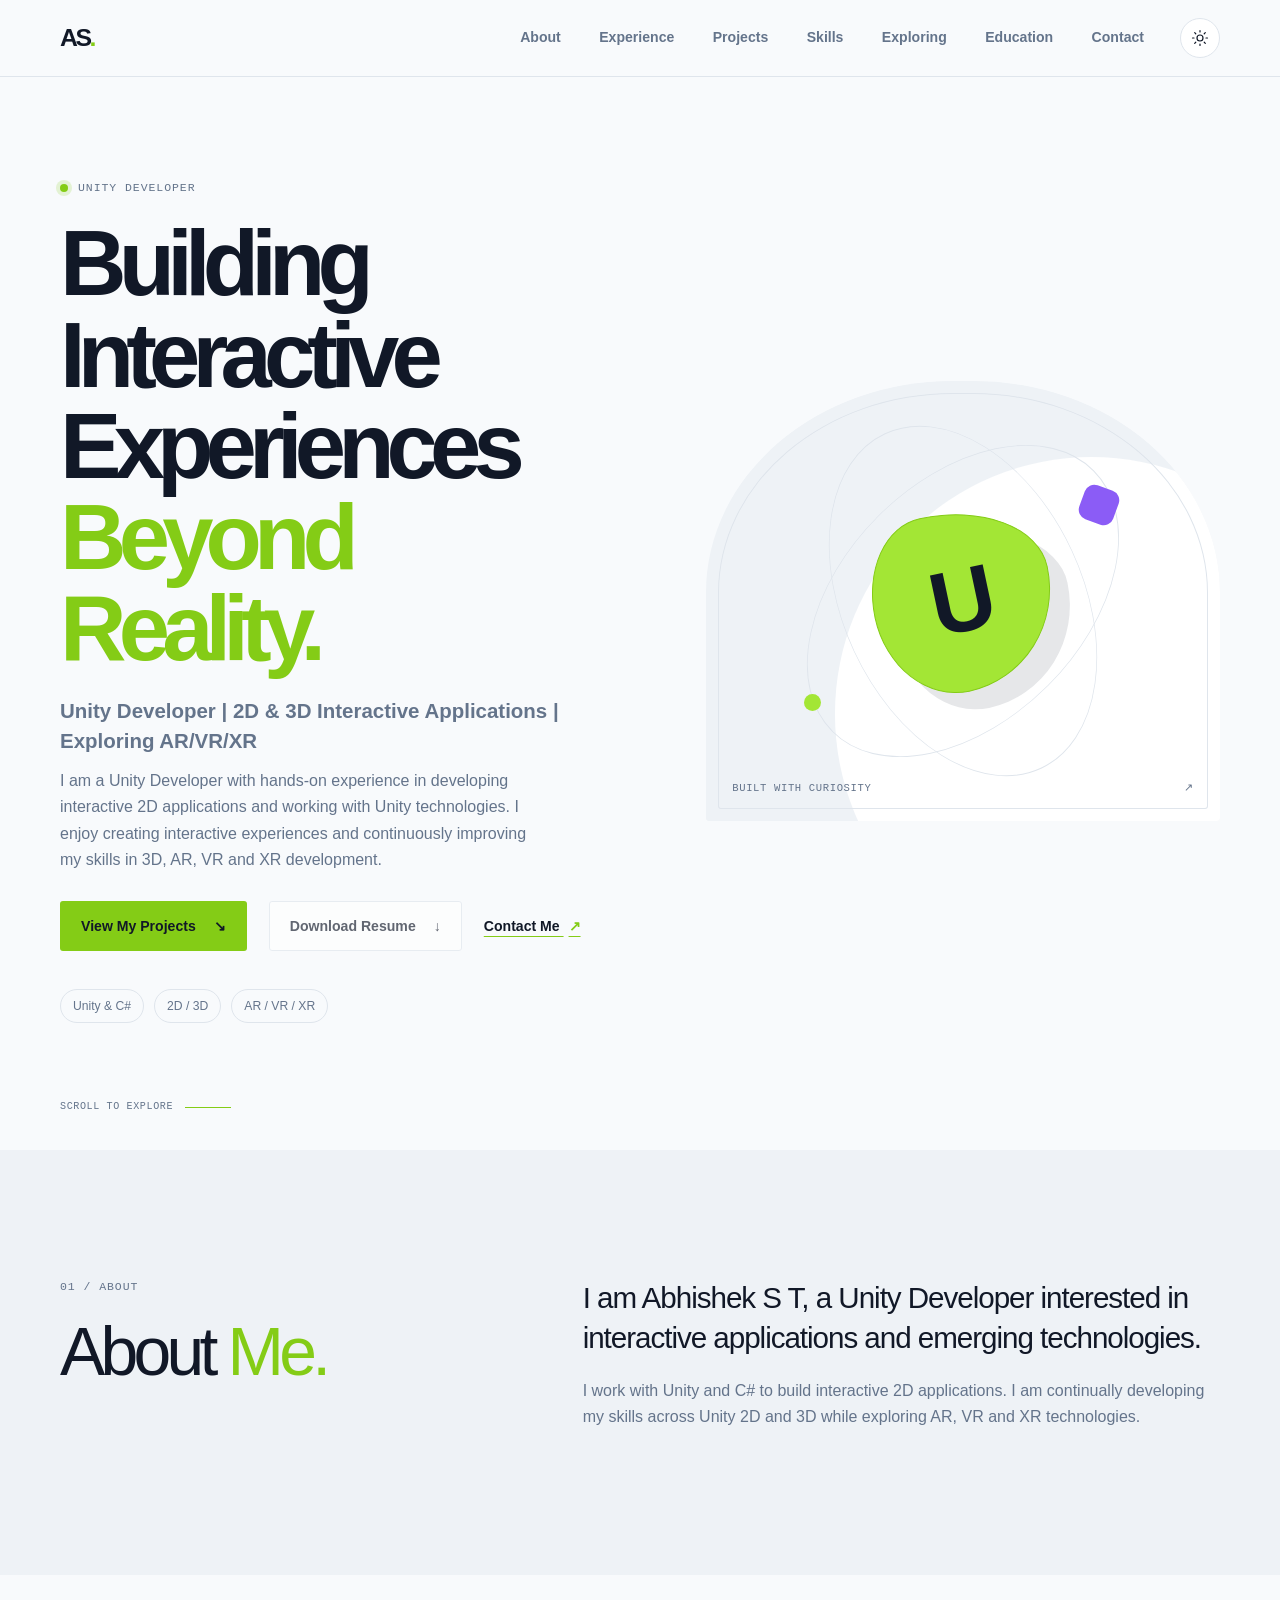
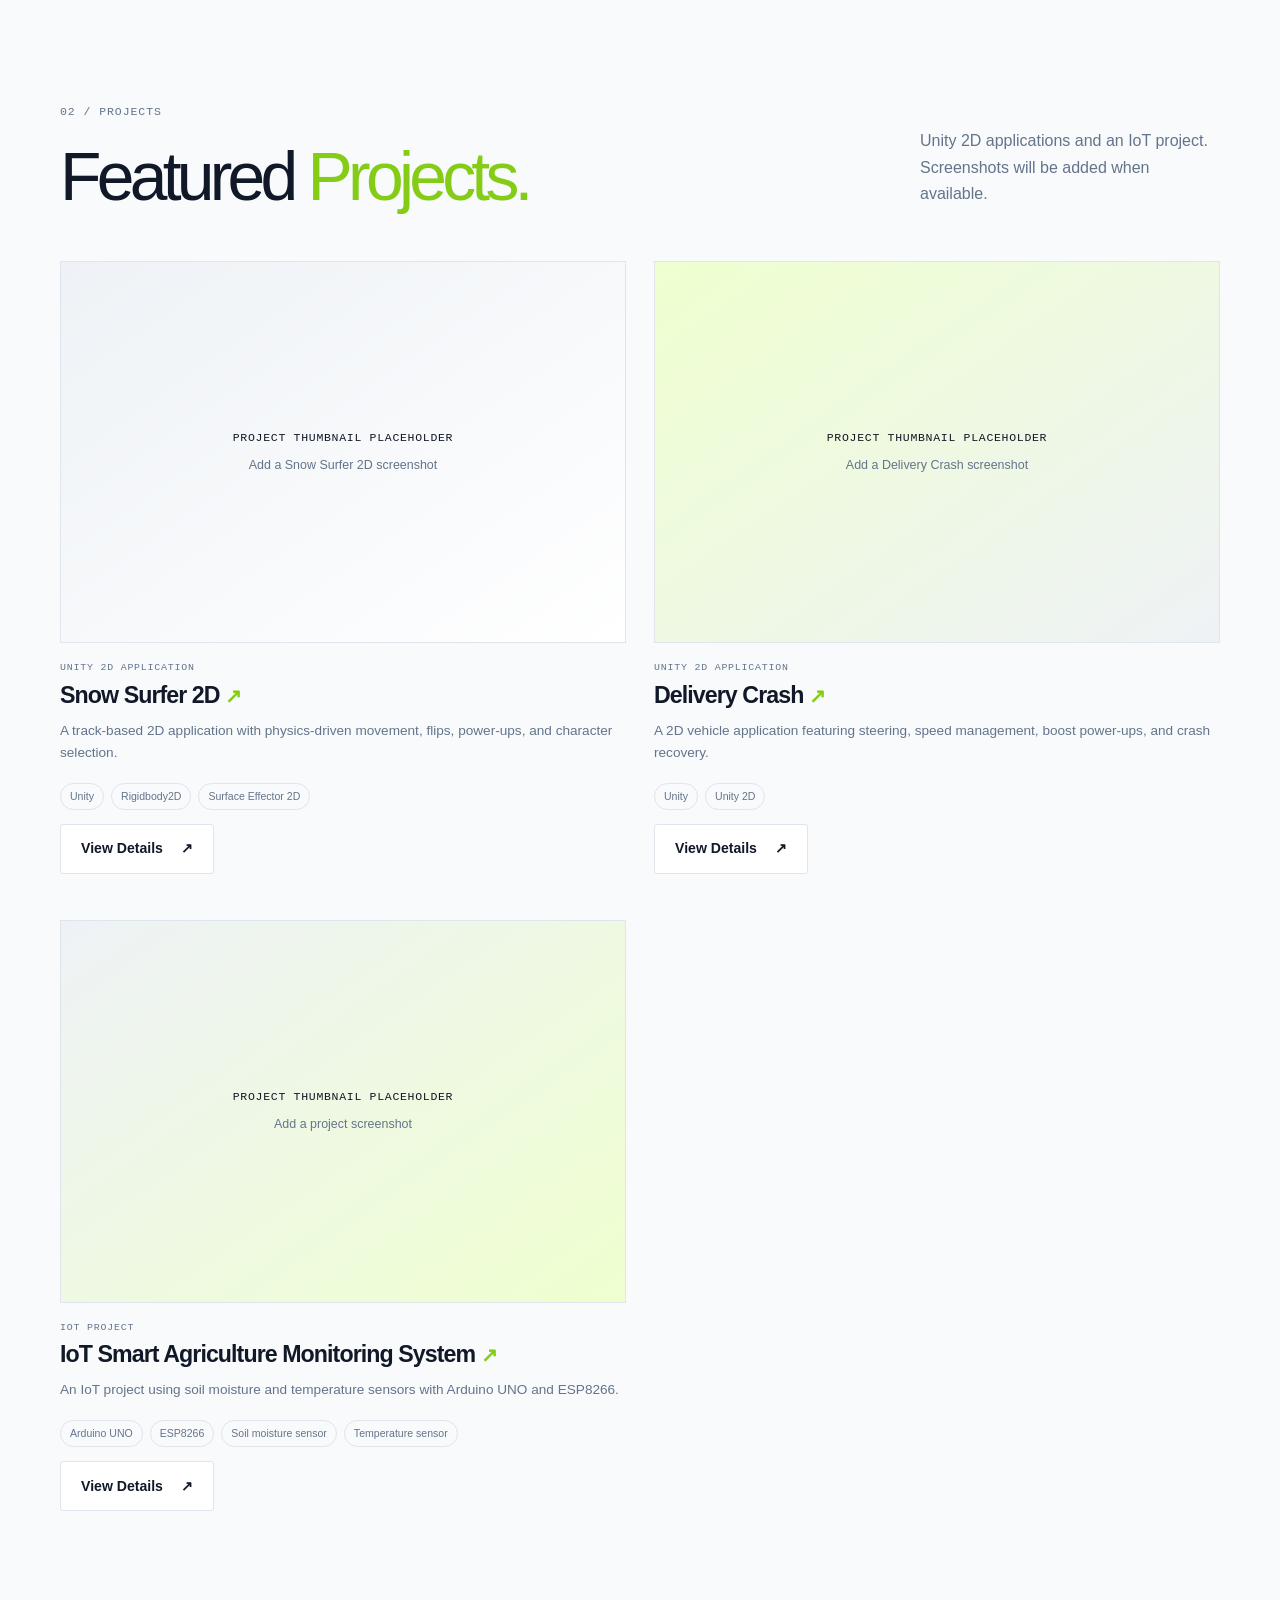
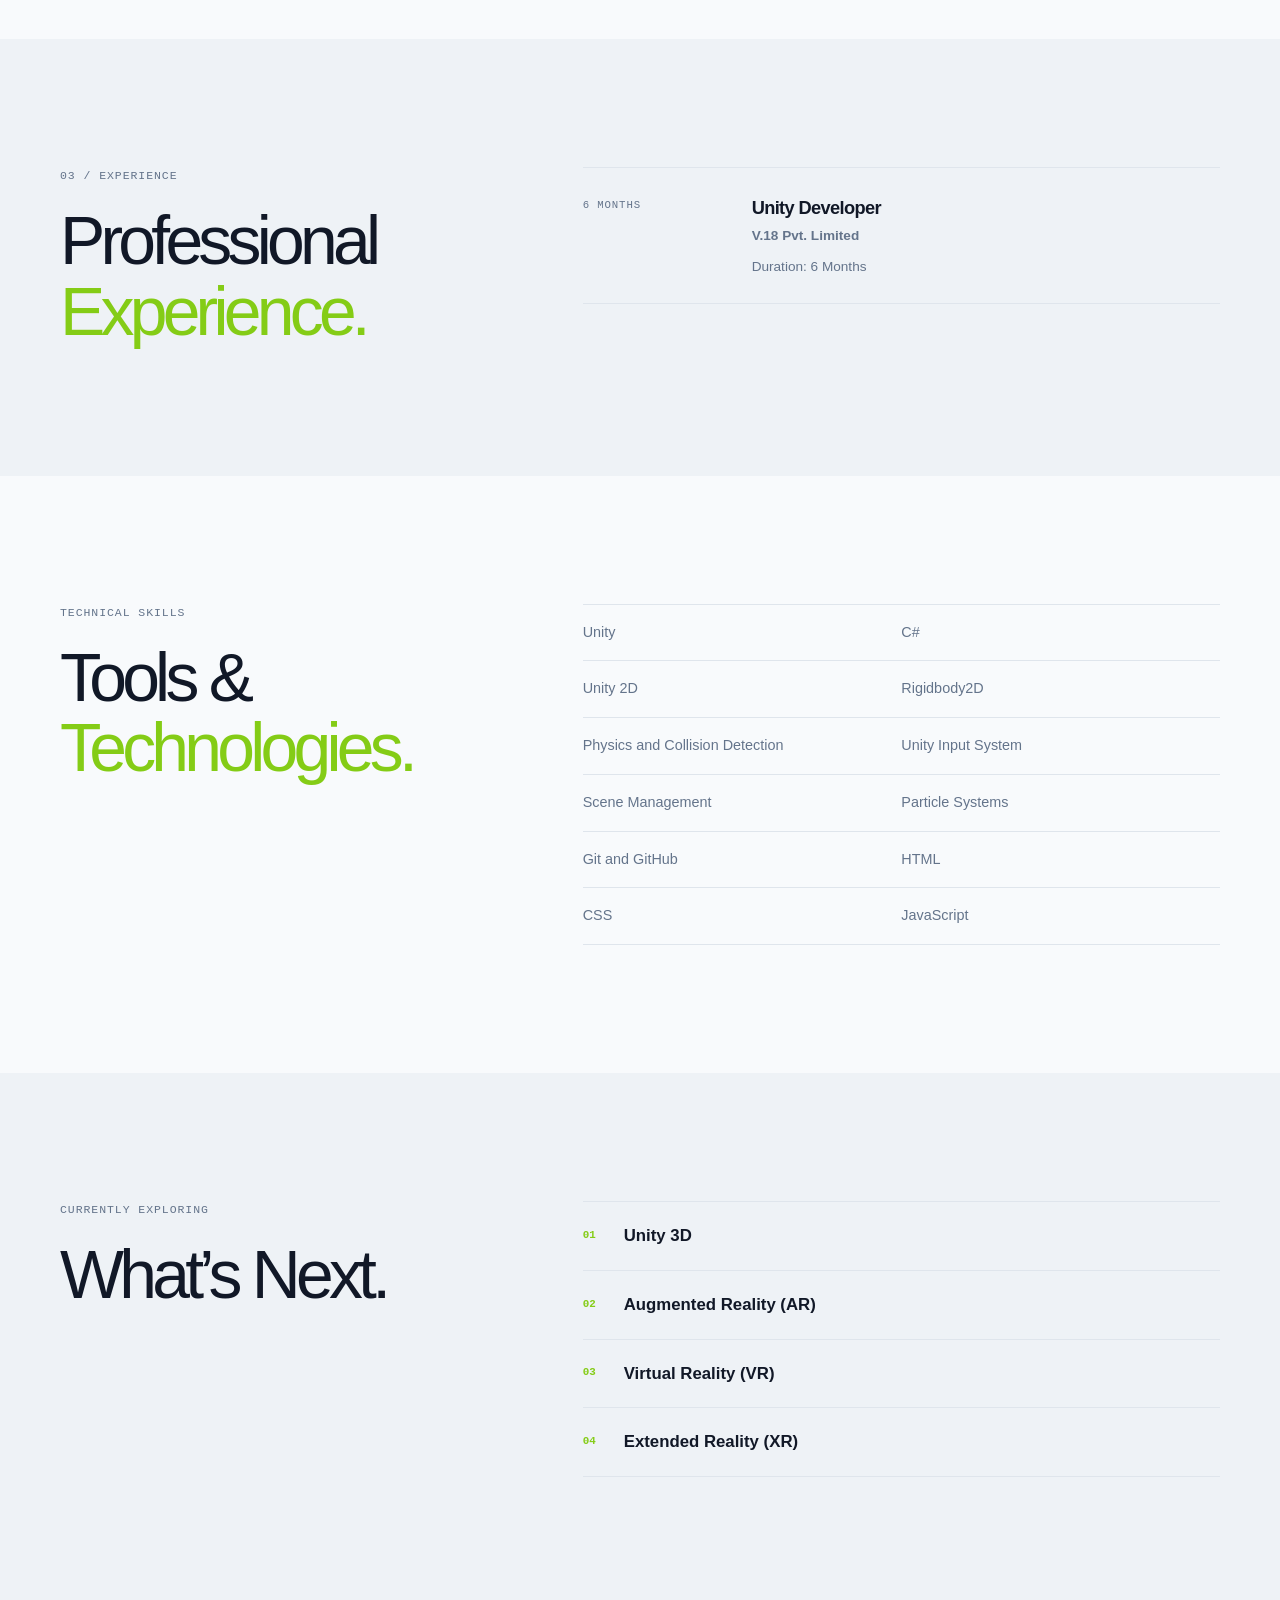
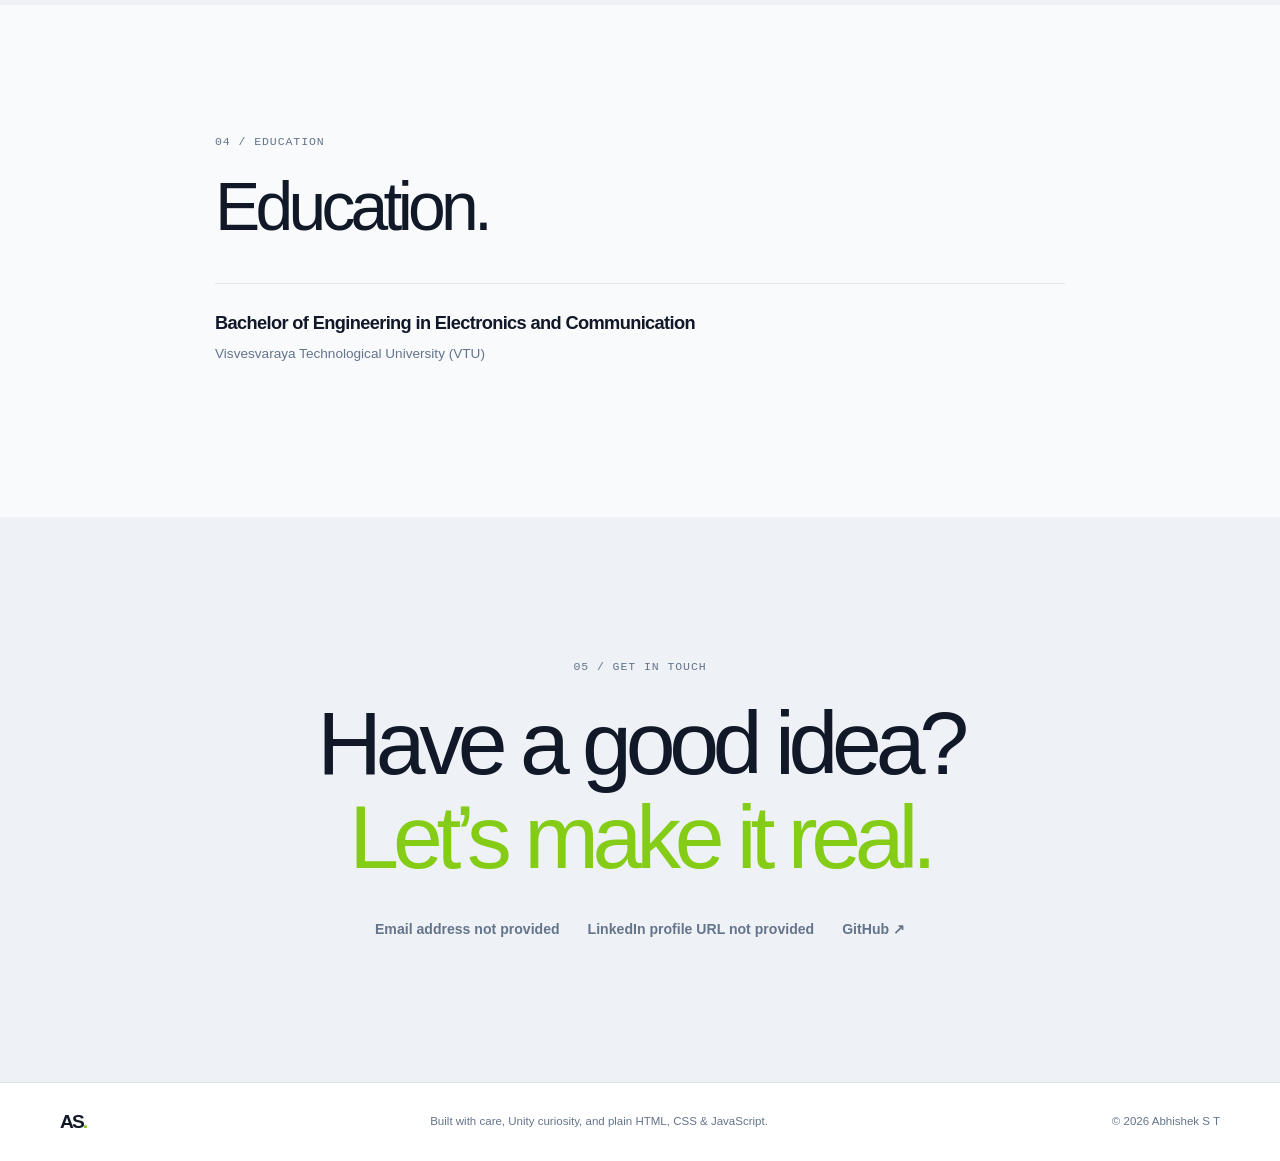
<file: index.html>
<!doctype html>
<html lang="en" class="no-js">
  <head>
    <meta charset="utf-8">
    <meta name="viewport" content="width=device-width, initial-scale=1">
    <meta name="theme-color" content="#f8fafc">
    <meta
      name="description"
      content="Abhishek S T is a Unity developer building 2D and 3D interactive applications and exploring AR, VR, and XR."
    >
    <title>Abhishek S T — Unity Developer</title>
    <link rel="stylesheet" href="css/style.css">
    <script src="js/script.js" defer></script>
  </head>
  <body>
    <a class="skip-link" href="#main">Skip to content</a>

    <header class="site-header">
      <div class="container header-inner">
        <a class="wordmark" href="#home" aria-label="Abhishek S T, home">AS<span>.</span></a>
        <div class="header-actions">
          <nav class="site-nav" id="primary-navigation" aria-label="Main navigation">
            <a href="#about">About</a>
            <a href="#experience">Experience</a>
            <a href="#projects">Projects</a>
            <a href="#skills">Skills</a>
            <a href="#exploring">Exploring</a>
            <a href="#education">Education</a>
            <a href="#contact">Contact</a>
          </nav>
          <button class="theme-toggle" type="button" aria-label="Switch to dark theme" title="Switch to dark theme">
            <svg class="theme-icon theme-icon-sun" viewBox="0 0 24 24" aria-hidden="true">
              <circle cx="12" cy="12" r="4"></circle>
              <path d="M12 2v2m0 16v2M4.93 4.93l1.42 1.42m11.3 11.3 1.42 1.42M2 12h2m16 0h2M4.93 19.07l1.42-1.42m11.3-11.3 1.42-1.42"></path>
            </svg>
            <svg class="theme-icon theme-icon-moon" viewBox="0 0 24 24" aria-hidden="true">
              <path d="M20.2 15.1A8.4 8.4 0 0 1 8.9 3.8 8.5 8.5 0 1 0 20.2 15.1Z"></path>
            </svg>
            <span class="visually-hidden">Toggle color theme</span>
          </button>
          <button
            class="menu-toggle"
            type="button"
            aria-expanded="false"
            aria-controls="primary-navigation"
          >
            <span class="menu-toggle-label">Menu</span>
            <span class="menu-toggle-icon" aria-hidden="true"></span>
          </button>
        </div>
      </div>
    </header>

    <main id="main">
      <section class="hero section" id="home" aria-labelledby="hero-title">
        <div class="container hero-grid">
          <div class="hero-copy">
            <p class="eyebrow"><span class="status-dot"></span> Unity Developer</p>
            <h1 id="hero-title">Building Interactive Experiences <span>Beyond Reality.</span></h1>
            <p class="hero-intro">
              Unity Developer | 2D &amp; 3D Interactive Applications | Exploring AR/VR/XR
            </p>
            <p class="hero-description">
              I am a Unity Developer with hands-on experience in developing interactive 2D applications
              and working with Unity technologies. I enjoy creating interactive experiences and continuously
              improving my skills in 3D, AR, VR and XR development.
            </p>
            <div class="hero-actions">
              <a class="button button-primary" href="#projects">View My Projects <span aria-hidden="true">↘</span></a>
              <button class="button button-secondary" type="button" disabled title="Add your actual resume file to the assets folder to enable this download">Download Resume <span aria-hidden="true">↓</span></button>
              <a class="text-link" href="#contact">Contact Me <span aria-hidden="true">↗</span></a>
            </div>
            <ul class="hero-meta" aria-label="Areas of interest">
              <li>Unity &amp; C#</li>
              <li>2D / 3D</li>
              <li>AR / VR / XR</li>
            </ul>
          </div>

          <div class="hero-art" aria-hidden="true">
            <div class="orbit orbit-one"></div>
            <div class="orbit orbit-two"></div>
            <div class="hero-shape shape-main"><span>U</span></div>
            <div class="hero-shape shape-small"></div>
            <div class="hero-shape shape-dot"></div>
            <div class="art-caption"><span>Built with curiosity</span><span>↗</span></div>
            <div class="art-index">01 — 04</div>
          </div>
        </div>
        <div class="hero-bottom container">
          <span>Scroll to explore</span>
          <span class="scroll-line" aria-hidden="true"></span>
        </div>
      </section>

      <section class="section about-section" id="about" aria-labelledby="about-title">
        <div class="container section-grid">
          <div class="section-heading">
            <p class="eyebrow">01 / About</p>
            <h2 id="about-title">About <span>Me.</span></h2>
          </div>
          <div class="about-content">
            <p class="lead">
              I am Abhishek S T, a Unity Developer interested in interactive applications and emerging technologies.
            </p>
            <p>
              I work with Unity and C# to build interactive 2D applications. I am continually developing
              my skills across Unity 2D and 3D while exploring AR, VR and XR technologies.
            </p>
          </div>
        </div>
      </section>

      <section class="section projects-section" id="projects" aria-labelledby="projects-title">
        <div class="container">
          <div class="section-topline">
            <div class="section-heading">
              <p class="eyebrow">02 / Projects</p>
              <h2 id="projects-title">Featured <span>Projects.</span></h2>
            </div>
            <p class="section-note">Unity 2D applications and an IoT project. Screenshots will be added when available.</p>
          </div>

          <div class="project-grid">
            <article class="project-card">
              <a class="project-thumbnail-placeholder thumbnail-snow" href="projects/snow-surfer.html" aria-label="View Snow Surfer 2D details; project thumbnail not provided">
                <span class="thumbnail-placeholder-label">Project thumbnail placeholder</span>
                <span class="thumbnail-placeholder-note">Add a Snow Surfer 2D screenshot</span>
              </a>
              <div class="project-info">
                <div>
                  <p class="project-type">Unity 2D Application</p>
                  <h3><a href="projects/snow-surfer.html">Snow Surfer 2D <span aria-hidden="true">↗</span></a></h3>
                </div>
                <p>A track-based 2D application with physics-driven movement, flips, power-ups, and character selection.</p>
                <ul class="project-tags" aria-label="Technologies used">
                  <li>Unity</li><li>Rigidbody2D</li><li>Surface Effector 2D</li>
                </ul>
                <a class="button button-secondary project-details-button" href="projects/snow-surfer.html">View Details <span aria-hidden="true">↗</span></a>
              </div>
            </article>

            <article class="project-card">
              <a class="project-thumbnail-placeholder thumbnail-delivery" href="projects/delivery-crash.html" aria-label="View Delivery Crash details; project thumbnail not provided">
                <span class="thumbnail-placeholder-label">Project thumbnail placeholder</span>
                <span class="thumbnail-placeholder-note">Add a Delivery Crash screenshot</span>
              </a>
              <div class="project-info">
                <div>
                  <p class="project-type">Unity 2D Application</p>
                  <h3><a href="projects/delivery-crash.html">Delivery Crash <span aria-hidden="true">↗</span></a></h3>
                </div>
                <p>A 2D vehicle application featuring steering, speed management, boost power-ups, and crash recovery.</p>
                <ul class="project-tags" aria-label="Technologies used">
                  <li>Unity</li><li>Unity 2D</li>
                </ul>
                <a class="button button-secondary project-details-button" href="projects/delivery-crash.html">View Details <span aria-hidden="true">↗</span></a>
              </div>
            </article>

            <article class="project-card">
              <a class="project-thumbnail-placeholder thumbnail-agriculture" href="projects/smart-agriculture.html" aria-label="View IoT Smart Agriculture Monitoring System details; project thumbnail not provided">
                <span class="thumbnail-placeholder-label">Project thumbnail placeholder</span>
                <span class="thumbnail-placeholder-note">Add a project screenshot</span>
              </a>
              <div class="project-info">
                <div>
                  <p class="project-type">IoT Project</p>
                  <h3><a href="projects/smart-agriculture.html">IoT Smart Agriculture Monitoring System <span aria-hidden="true">↗</span></a></h3>
                </div>
                <p>An IoT project using soil moisture and temperature sensors with Arduino UNO and ESP8266.</p>
                <ul class="project-tags" aria-label="Technologies used">
                  <li>Arduino UNO</li><li>ESP8266</li><li>Soil moisture sensor</li><li>Temperature sensor</li>
                </ul>
                <a class="button button-secondary project-details-button" href="projects/smart-agriculture.html">View Details <span aria-hidden="true">↗</span></a>
              </div>
            </article>
          </div>
        </div>
      </section>

      <section class="section experience-section" id="experience" aria-labelledby="experience-title">
        <div class="container section-grid">
          <div class="section-heading">
            <p class="eyebrow">03 / Experience</p>
            <h2 id="experience-title">Professional <span>Experience.</span></h2>
          </div>
          <div class="timeline">
            <article class="timeline-item featured">
              <div class="timeline-date">6 Months</div>
              <div class="timeline-body">
                <h3>Unity Developer</h3>
                <p class="timeline-org">V.18 Pvt. Limited</p>
                <p>Duration: 6 Months</p>
              </div>
            </article>
          </div>
        </div>
      </section>

      <section class="section skills-section" id="skills" aria-labelledby="skills-title">
        <div class="container skills-grid">
          <div class="section-heading">
            <p class="eyebrow">Technical Skills</p>
            <h2 id="skills-title">Tools &amp; <span>Technologies.</span></h2>
          </div>
          <ul class="technical-skills" aria-label="Technical skills">
            <li>Unity</li>
            <li>C#</li>
            <li>Unity 2D</li>
            <li>Rigidbody2D</li>
            <li>Physics and Collision Detection</li>
            <li>Unity Input System</li>
            <li>Scene Management</li>
            <li>Particle Systems</li>
            <li>Git and GitHub</li>
            <li>HTML</li>
            <li>CSS</li>
            <li>JavaScript</li>
          </ul>
        </div>
      </section>

      <section class="section exploring-section" id="exploring" aria-labelledby="exploring-title">
        <div class="container section-grid">
          <div class="section-heading">
            <p class="eyebrow">Currently Exploring</p>
            <h2 id="exploring-title">What’s Next.</h2>
          </div>
          <ul class="exploring-list">
            <li><span>01</span> Unity 3D</li>
            <li><span>02</span> Augmented Reality (AR)</li>
            <li><span>03</span> Virtual Reality (VR)</li>
            <li><span>04</span> Extended Reality (XR)</li>
          </ul>
        </div>
      </section>

      <section class="section education-section" id="education" aria-labelledby="education-title">
        <div class="container education-inner">
          <div class="section-heading">
            <p class="eyebrow">04 / Education</p>
            <h2 id="education-title">Education.</h2>
          </div>
          <div class="education-card">
            <div>
              <h3>Bachelor of Engineering in Electronics and Communication</h3>
              <p>Visvesvaraya Technological University (VTU)</p>
            </div>
          </div>
        </div>
      </section>

      <section class="section contact-section" id="contact" aria-labelledby="contact-title">
        <div class="container contact-inner">
          <p class="eyebrow">05 / Get in touch</p>
          <h2 id="contact-title">Have a good idea?<br><span>Let’s make it real.</span></h2>
          <div class="contact-links">
            <span class="contact-placeholder" title="Email address not provided">Email address not provided</span>
            <span class="contact-placeholder" title="LinkedIn profile URL not provided">LinkedIn profile URL not provided</span>
            <a href="https://github.com/Abhishekst3105" target="_blank" rel="noopener noreferrer">GitHub <span class="visually-hidden">(opens in a new tab)</span> ↗</a>
          </div>
        </div>
      </section>
    </main>

    <footer class="site-footer">
      <div class="container footer-inner">
        <a class="wordmark footer-wordmark" href="#home" aria-label="Back to top">AS<span>.</span></a>
        <p>Built with care, Unity curiosity, and plain HTML, CSS &amp; JavaScript.</p>
        <p>© <span id="current-year">2026</span> Abhishek S T</p>
      </div>
    </footer>
  </body>
</html>
</file>
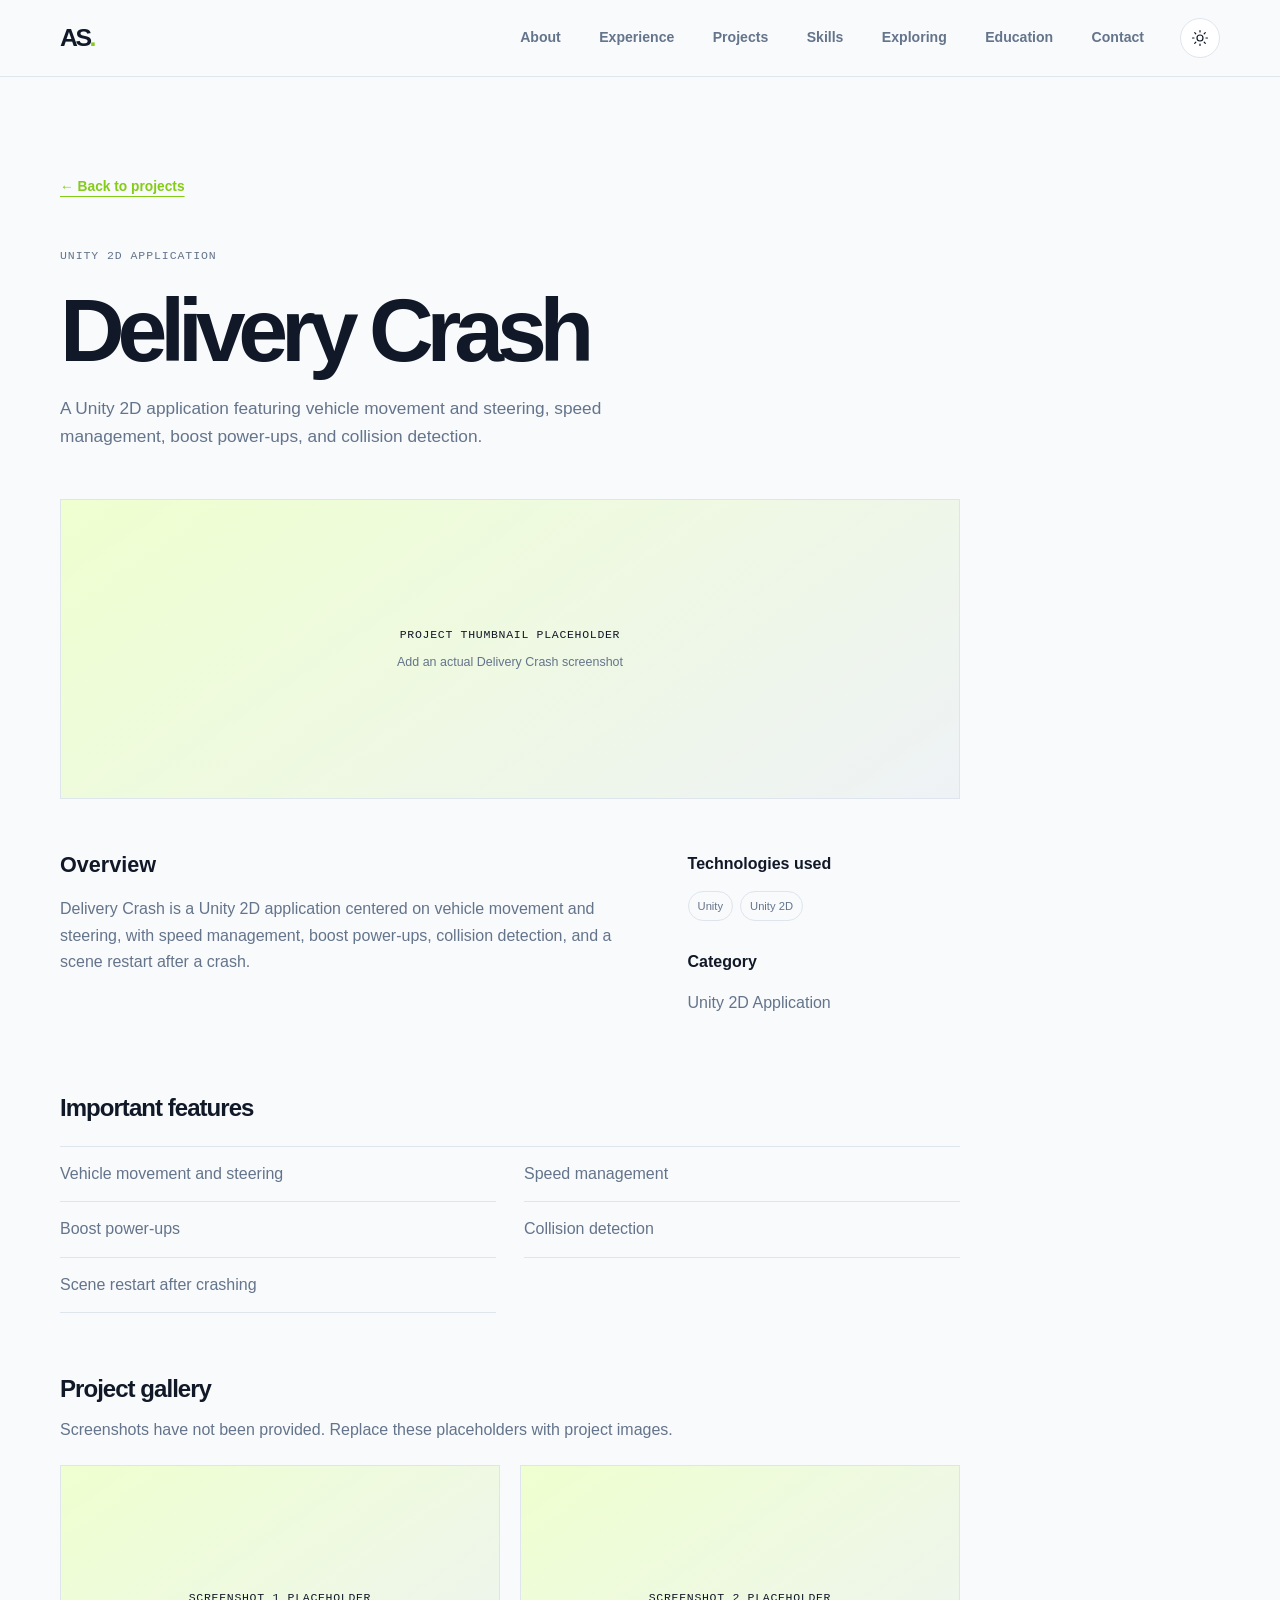
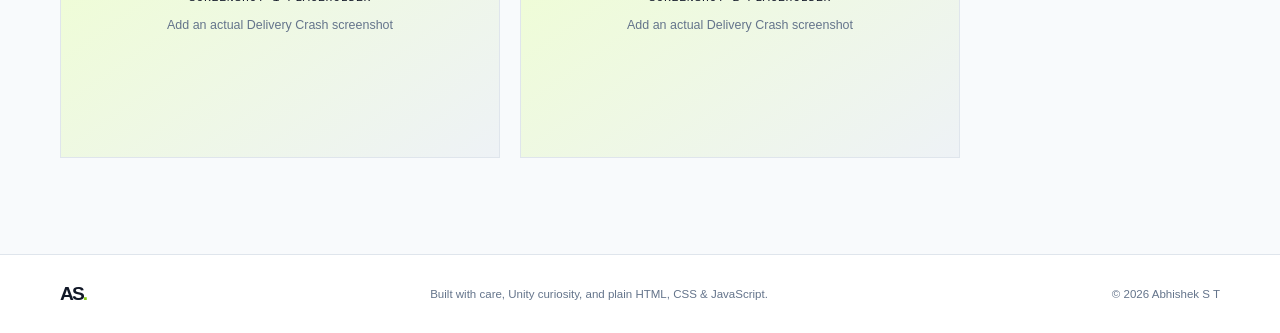
<file: projects/delivery-crash.html>
<!doctype html>
<html lang="en" class="no-js">
  <head>
    <meta charset="utf-8">
    <meta name="viewport" content="width=device-width, initial-scale=1">
    <meta name="theme-color" content="#f8fafc">
    <meta name="description" content="Delivery Crash is a Unity 2D application by Abhishek S T.">
    <title>Delivery Crash — Abhishek S T</title>
    <link rel="stylesheet" href="../css/style.css">
    <script src="../js/script.js" defer></script>
  </head>
  <body>
    <a class="skip-link" href="#main">Skip to content</a>
    <header class="site-header">
      <div class="container header-inner">
        <a class="wordmark" href="../index.html" aria-label="Abhishek S T, home">AS<span>.</span></a>
        <div class="header-actions">
          <nav class="site-nav" id="primary-navigation" aria-label="Main navigation">
            <a href="../index.html#about">About</a>
            <a href="../index.html#experience">Experience</a>
            <a href="../index.html#projects">Projects</a>
            <a href="../index.html#skills">Skills</a>
            <a href="../index.html#exploring">Exploring</a>
            <a href="../index.html#education">Education</a>
            <a href="../index.html#contact">Contact</a>
          </nav>
          <button class="theme-toggle" type="button" aria-label="Switch to dark theme" title="Switch to dark theme">
            <svg class="theme-icon theme-icon-sun" viewBox="0 0 24 24" aria-hidden="true">
              <circle cx="12" cy="12" r="4"></circle>
              <path d="M12 2v2m0 16v2M4.93 4.93l1.42 1.42m11.3 11.3 1.42 1.42M2 12h2m16 0h2M4.93 19.07l1.42-1.42m11.3-11.3 1.42-1.42"></path>
            </svg>
            <svg class="theme-icon theme-icon-moon" viewBox="0 0 24 24" aria-hidden="true">
              <path d="M20.2 15.1A8.4 8.4 0 0 1 8.9 3.8 8.5 8.5 0 1 0 20.2 15.1Z"></path>
            </svg>
            <span class="visually-hidden">Toggle color theme</span>
          </button>
          <button class="menu-toggle" type="button" aria-expanded="false" aria-controls="primary-navigation">
            <span class="menu-toggle-label">Menu</span>
            <span class="menu-toggle-icon" aria-hidden="true"></span>
          </button>
        </div>
      </div>
    </header>
    <main id="main" class="project-page container">
      <a class="project-page-back" href="../index.html#projects">← Back to projects</a>
      <header class="project-page-header">
        <p class="eyebrow">Unity 2D Application</p>
        <h1>Delivery Crash</h1>
        <p>A Unity 2D application featuring vehicle movement and steering, speed management, boost power-ups, and collision detection.</p>
      </header>
      <div class="project-media-placeholder project-thumbnail-detail thumbnail-delivery">
        <span class="thumbnail-placeholder-label">Project thumbnail placeholder</span>
        <span class="thumbnail-placeholder-note">Add an actual Delivery Crash screenshot</span>
      </div>
      <div class="project-page-content">
        <section>
          <h2>Overview</h2>
          <p>Delivery Crash is a Unity 2D application centered on vehicle movement and steering, with speed management, boost power-ups, collision detection, and a scene restart after a crash.</p>
        </section>
        <aside class="project-page-meta" aria-label="Project details">
          <h2>Technologies used</h2>
          <ul class="tag-list">
            <li>Unity</li><li>Unity 2D</li>
          </ul>
          <h2>Category</h2>
          <p>Unity 2D Application</p>
        </aside>
      </div>
      <section class="project-page-section" aria-labelledby="project-features-title">
        <h2 id="project-features-title">Important features</h2>
        <ul class="project-feature-list">
          <li>Vehicle movement and steering</li>
          <li>Speed management</li>
          <li>Boost power-ups</li>
          <li>Collision detection</li>
          <li>Scene restart after crashing</li>
        </ul>
      </section>
      <section class="project-gallery-section" aria-labelledby="project-gallery-title">
        <div class="project-gallery-heading">
          <h2 id="project-gallery-title">Project gallery</h2>
          <p>Screenshots have not been provided. Replace these placeholders with project images.</p>
        </div>
        <div class="project-gallery">
          <div class="project-media-placeholder project-gallery-placeholder thumbnail-delivery">
            <span class="thumbnail-placeholder-label">Screenshot 1 placeholder</span>
            <span class="thumbnail-placeholder-note">Add an actual Delivery Crash screenshot</span>
          </div>
          <div class="project-media-placeholder project-gallery-placeholder thumbnail-delivery">
            <span class="thumbnail-placeholder-label">Screenshot 2 placeholder</span>
            <span class="thumbnail-placeholder-note">Add an actual Delivery Crash screenshot</span>
          </div>
        </div>
      </section>
    </main>
    <footer class="site-footer">
      <div class="container footer-inner">
        <a class="wordmark footer-wordmark" href="../index.html" aria-label="Abhishek S T, home">AS<span>.</span></a>
        <p>Built with care, Unity curiosity, and plain HTML, CSS &amp; JavaScript.</p>
        <p>© <span id="current-year">2026</span> Abhishek S T</p>
      </div>
    </footer>
  </body>
</html>
</file>
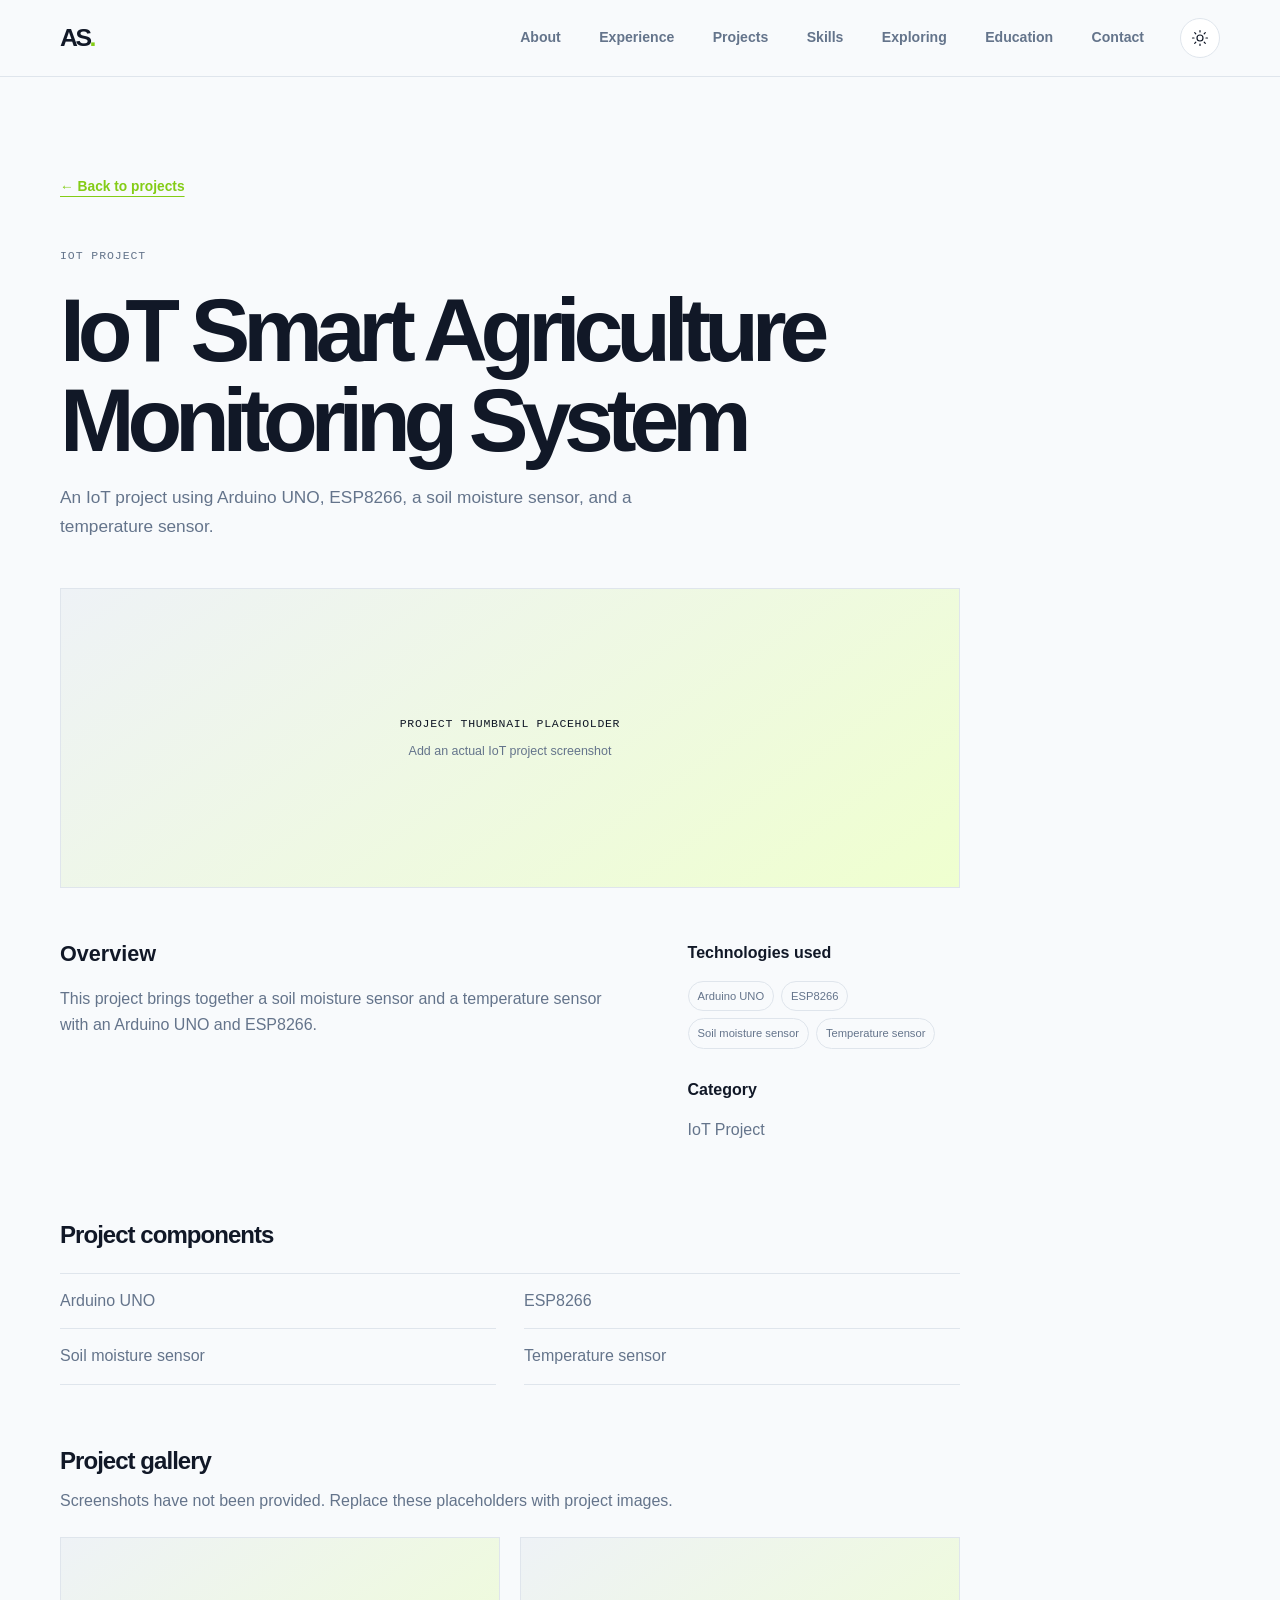
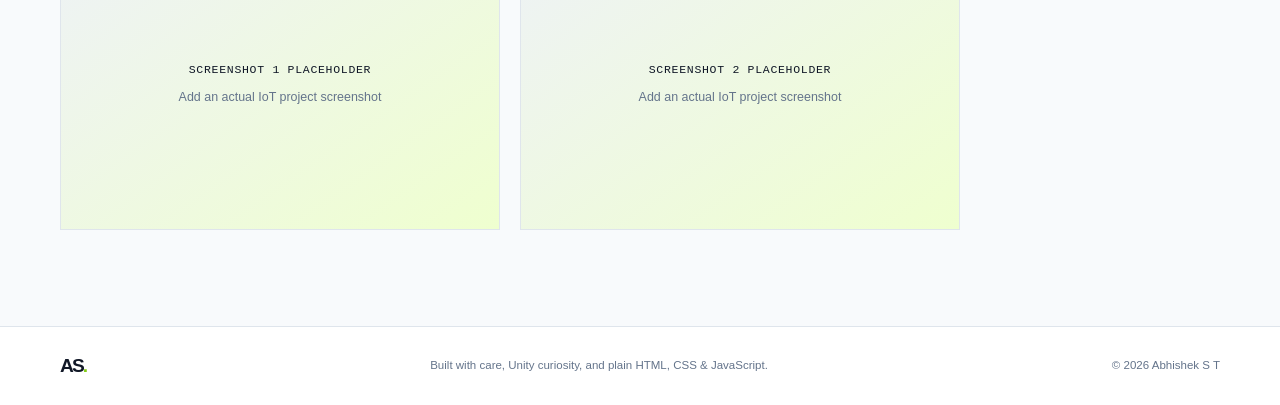
<file: projects/smart-agriculture.html>
<!doctype html>
<html lang="en" class="no-js">
  <head>
    <meta charset="utf-8">
    <meta name="viewport" content="width=device-width, initial-scale=1">
    <meta name="theme-color" content="#f8fafc">
    <meta name="description" content="An IoT Smart Agriculture Monitoring System project by Abhishek S T.">
    <title>IoT Smart Agriculture Monitoring System — Abhishek S T</title>
    <link rel="stylesheet" href="../css/style.css">
    <script src="../js/script.js" defer></script>
  </head>
  <body>
    <a class="skip-link" href="#main">Skip to content</a>
    <header class="site-header">
      <div class="container header-inner">
        <a class="wordmark" href="../index.html" aria-label="Abhishek S T, home">AS<span>.</span></a>
        <div class="header-actions">
          <nav class="site-nav" id="primary-navigation" aria-label="Main navigation">
            <a href="../index.html#about">About</a>
            <a href="../index.html#experience">Experience</a>
            <a href="../index.html#projects">Projects</a>
            <a href="../index.html#skills">Skills</a>
            <a href="../index.html#exploring">Exploring</a>
            <a href="../index.html#education">Education</a>
            <a href="../index.html#contact">Contact</a>
          </nav>
          <button class="theme-toggle" type="button" aria-label="Switch to dark theme" title="Switch to dark theme">
            <svg class="theme-icon theme-icon-sun" viewBox="0 0 24 24" aria-hidden="true">
              <circle cx="12" cy="12" r="4"></circle>
              <path d="M12 2v2m0 16v2M4.93 4.93l1.42 1.42m11.3 11.3 1.42 1.42M2 12h2m16 0h2M4.93 19.07l1.42-1.42m11.3-11.3 1.42-1.42"></path>
            </svg>
            <svg class="theme-icon theme-icon-moon" viewBox="0 0 24 24" aria-hidden="true">
              <path d="M20.2 15.1A8.4 8.4 0 0 1 8.9 3.8 8.5 8.5 0 1 0 20.2 15.1Z"></path>
            </svg>
            <span class="visually-hidden">Toggle color theme</span>
          </button>
          <button class="menu-toggle" type="button" aria-expanded="false" aria-controls="primary-navigation">
            <span class="menu-toggle-label">Menu</span>
            <span class="menu-toggle-icon" aria-hidden="true"></span>
          </button>
        </div>
      </div>
    </header>
    <main id="main" class="project-page container">
      <a class="project-page-back" href="../index.html#projects">← Back to projects</a>
      <header class="project-page-header">
        <p class="eyebrow">IoT Project</p>
        <h1>IoT Smart Agriculture Monitoring System</h1>
        <p>An IoT project using Arduino UNO, ESP8266, a soil moisture sensor, and a temperature sensor.</p>
      </header>
      <div class="project-media-placeholder project-thumbnail-detail thumbnail-agriculture">
        <span class="thumbnail-placeholder-label">Project thumbnail placeholder</span>
        <span class="thumbnail-placeholder-note">Add an actual IoT project screenshot</span>
      </div>
      <div class="project-page-content">
        <section>
          <h2>Overview</h2>
          <p>This project brings together a soil moisture sensor and a temperature sensor with an Arduino UNO and ESP8266.</p>
        </section>
        <aside class="project-page-meta" aria-label="Project details">
          <h2>Technologies used</h2>
          <ul class="tag-list">
            <li>Arduino UNO</li><li>ESP8266</li><li>Soil moisture sensor</li><li>Temperature sensor</li>
          </ul>
          <h2>Category</h2>
          <p>IoT Project</p>
        </aside>
      </div>
      <section class="project-page-section" aria-labelledby="project-features-title">
        <h2 id="project-features-title">Project components</h2>
        <ul class="project-feature-list">
          <li>Arduino UNO</li>
          <li>ESP8266</li>
          <li>Soil moisture sensor</li>
          <li>Temperature sensor</li>
        </ul>
      </section>
      <section class="project-gallery-section" aria-labelledby="project-gallery-title">
        <div class="project-gallery-heading">
          <h2 id="project-gallery-title">Project gallery</h2>
          <p>Screenshots have not been provided. Replace these placeholders with project images.</p>
        </div>
        <div class="project-gallery">
          <div class="project-media-placeholder project-gallery-placeholder thumbnail-agriculture">
            <span class="thumbnail-placeholder-label">Screenshot 1 placeholder</span>
            <span class="thumbnail-placeholder-note">Add an actual IoT project screenshot</span>
          </div>
          <div class="project-media-placeholder project-gallery-placeholder thumbnail-agriculture">
            <span class="thumbnail-placeholder-label">Screenshot 2 placeholder</span>
            <span class="thumbnail-placeholder-note">Add an actual IoT project screenshot</span>
          </div>
        </div>
      </section>
    </main>
    <footer class="site-footer">
      <div class="container footer-inner">
        <a class="wordmark footer-wordmark" href="../index.html" aria-label="Abhishek S T, home">AS<span>.</span></a>
        <p>Built with care, Unity curiosity, and plain HTML, CSS &amp; JavaScript.</p>
        <p>© <span id="current-year">2026</span> Abhishek S T</p>
      </div>
    </footer>
  </body>
</html>
</file>
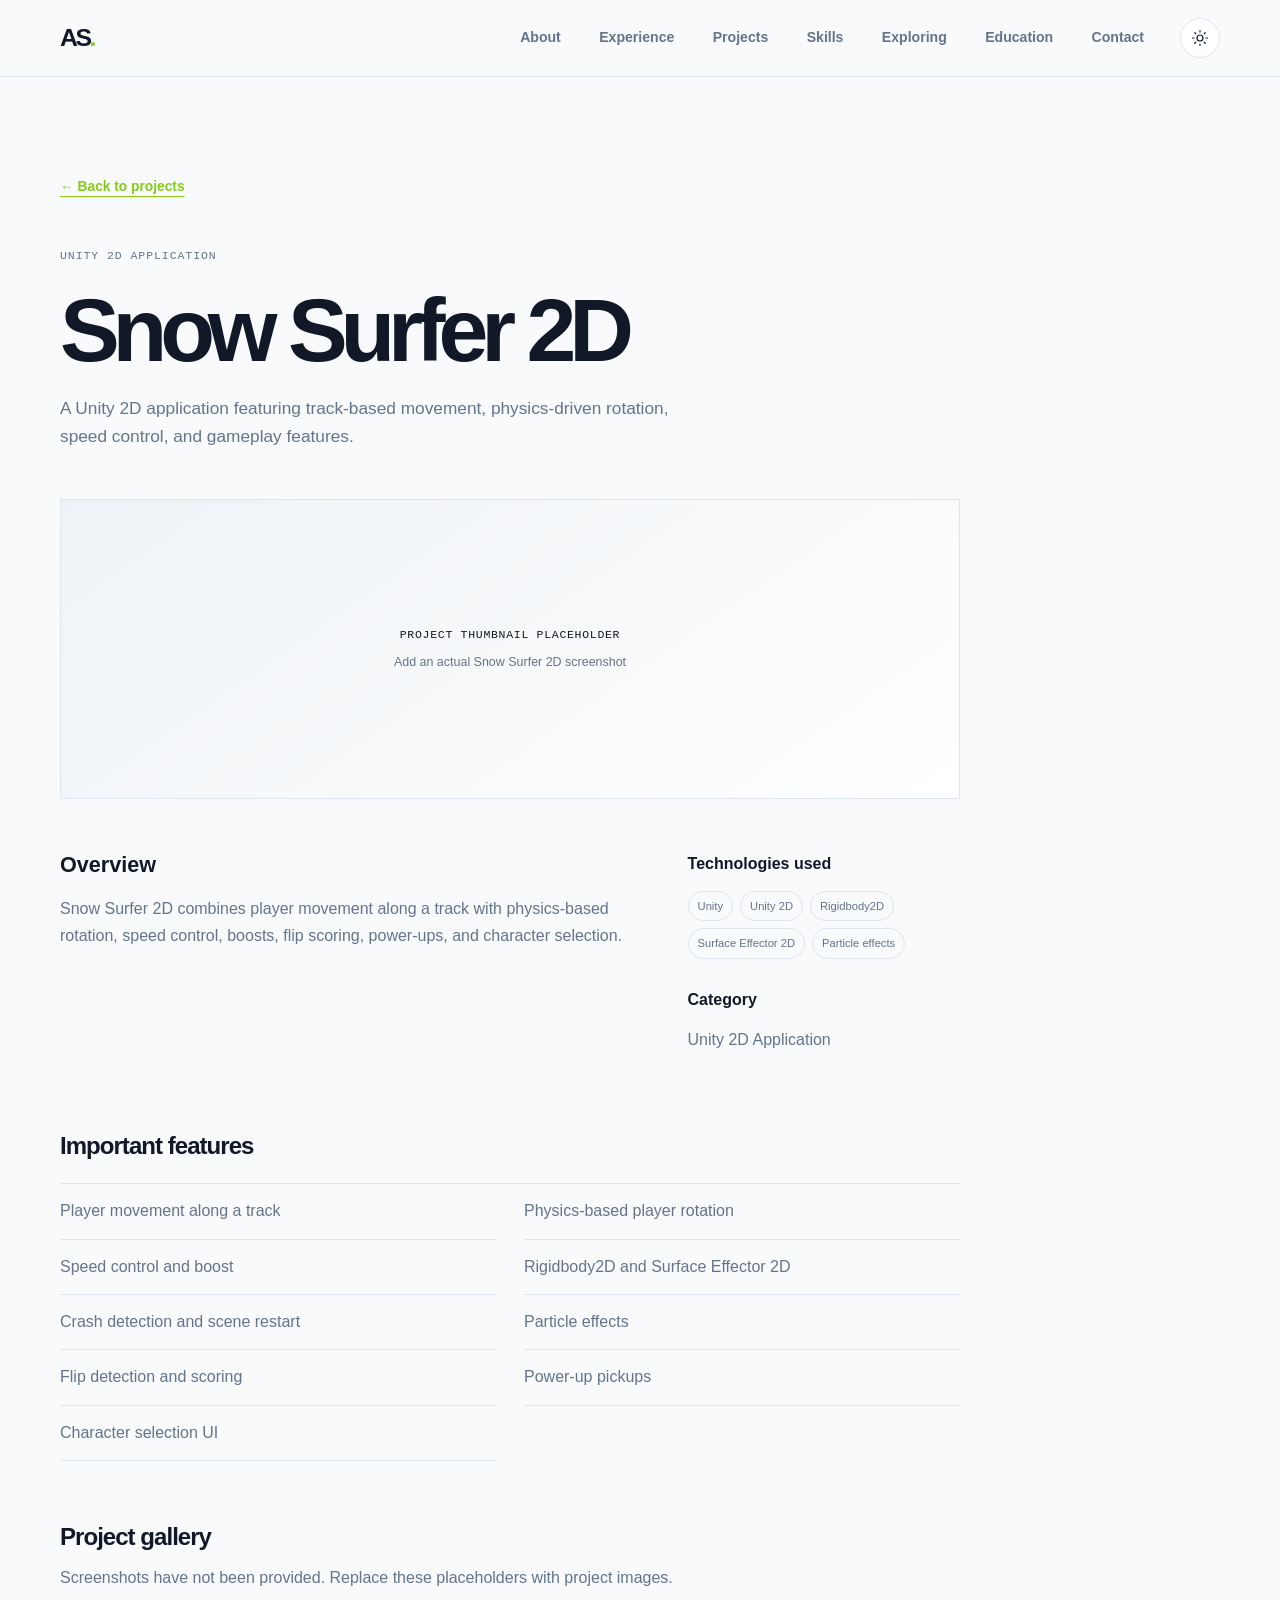
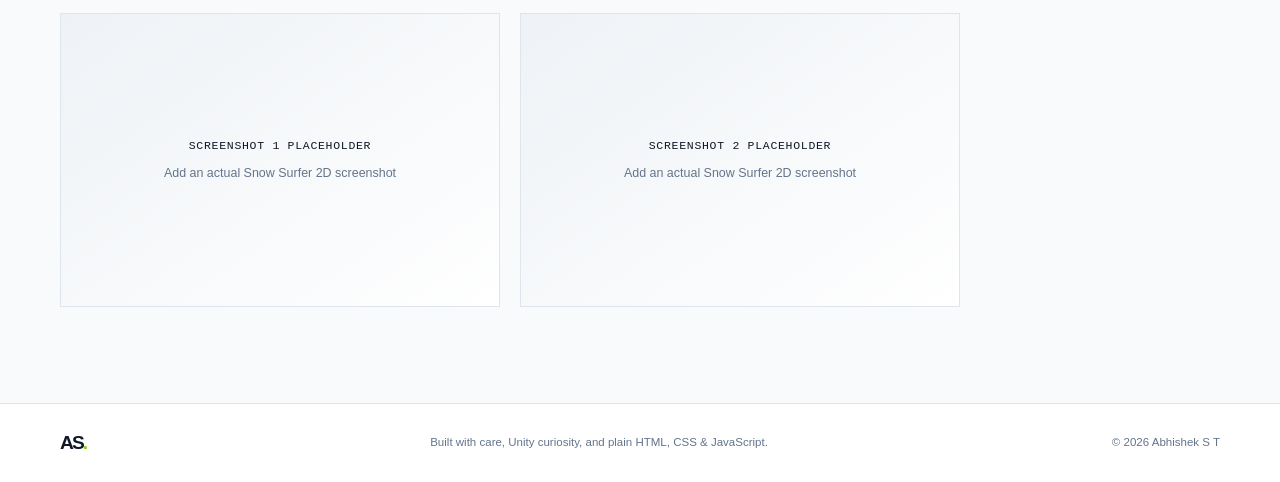
<file: projects/snow-surfer.html>
<!doctype html>
<html lang="en" class="no-js">
  <head>
    <meta charset="utf-8">
    <meta name="viewport" content="width=device-width, initial-scale=1">
    <meta name="theme-color" content="#f8fafc">
    <meta name="description" content="Snow Surfer 2D is a Unity 2D application by Abhishek S T.">
    <title>Snow Surfer 2D — Abhishek S T</title>
    <link rel="stylesheet" href="../css/style.css">
    <script src="../js/script.js" defer></script>
  </head>
  <body>
    <a class="skip-link" href="#main">Skip to content</a>
    <header class="site-header">
      <div class="container header-inner">
        <a class="wordmark" href="../index.html" aria-label="Abhishek S T, home">AS<span>.</span></a>
        <div class="header-actions">
          <nav class="site-nav" id="primary-navigation" aria-label="Main navigation">
            <a href="../index.html#about">About</a>
            <a href="../index.html#experience">Experience</a>
            <a href="../index.html#projects">Projects</a>
            <a href="../index.html#skills">Skills</a>
            <a href="../index.html#exploring">Exploring</a>
            <a href="../index.html#education">Education</a>
            <a href="../index.html#contact">Contact</a>
          </nav>
          <button class="theme-toggle" type="button" aria-label="Switch to dark theme" title="Switch to dark theme">
            <svg class="theme-icon theme-icon-sun" viewBox="0 0 24 24" aria-hidden="true">
              <circle cx="12" cy="12" r="4"></circle>
              <path d="M12 2v2m0 16v2M4.93 4.93l1.42 1.42m11.3 11.3 1.42 1.42M2 12h2m16 0h2M4.93 19.07l1.42-1.42m11.3-11.3 1.42-1.42"></path>
            </svg>
            <svg class="theme-icon theme-icon-moon" viewBox="0 0 24 24" aria-hidden="true">
              <path d="M20.2 15.1A8.4 8.4 0 0 1 8.9 3.8 8.5 8.5 0 1 0 20.2 15.1Z"></path>
            </svg>
            <span class="visually-hidden">Toggle color theme</span>
          </button>
          <button class="menu-toggle" type="button" aria-expanded="false" aria-controls="primary-navigation">
            <span class="menu-toggle-label">Menu</span>
            <span class="menu-toggle-icon" aria-hidden="true"></span>
          </button>
        </div>
      </div>
    </header>
    <main id="main" class="project-page container">
      <a class="project-page-back" href="../index.html#projects">← Back to projects</a>
      <header class="project-page-header">
        <p class="eyebrow">Unity 2D Application</p>
        <h1>Snow Surfer 2D</h1>
        <p>A Unity 2D application featuring track-based movement, physics-driven rotation, speed control, and gameplay features.</p>
      </header>
      <div class="project-media-placeholder project-thumbnail-detail thumbnail-snow">
        <span class="thumbnail-placeholder-label">Project thumbnail placeholder</span>
        <span class="thumbnail-placeholder-note">Add an actual Snow Surfer 2D screenshot</span>
      </div>
      <div class="project-page-content">
        <section>
          <h2>Overview</h2>
          <p>Snow Surfer 2D combines player movement along a track with physics-based rotation, speed control, boosts, flip scoring, power-ups, and character selection.</p>
        </section>
        <aside class="project-page-meta" aria-label="Project details">
          <h2>Technologies used</h2>
          <ul class="tag-list">
            <li>Unity</li><li>Unity 2D</li><li>Rigidbody2D</li><li>Surface Effector 2D</li><li>Particle effects</li>
          </ul>
          <h2>Category</h2>
          <p>Unity 2D Application</p>
        </aside>
      </div>
      <section class="project-page-section" aria-labelledby="project-features-title">
        <h2 id="project-features-title">Important features</h2>
        <ul class="project-feature-list">
          <li>Player movement along a track</li>
          <li>Physics-based player rotation</li>
          <li>Speed control and boost</li>
          <li>Rigidbody2D and Surface Effector 2D</li>
          <li>Crash detection and scene restart</li>
          <li>Particle effects</li>
          <li>Flip detection and scoring</li>
          <li>Power-up pickups</li>
          <li>Character selection UI</li>
        </ul>
      </section>
      <section class="project-gallery-section" aria-labelledby="project-gallery-title">
        <div class="project-gallery-heading">
          <h2 id="project-gallery-title">Project gallery</h2>
          <p>Screenshots have not been provided. Replace these placeholders with project images.</p>
        </div>
        <div class="project-gallery">
          <div class="project-media-placeholder project-gallery-placeholder thumbnail-snow">
            <span class="thumbnail-placeholder-label">Screenshot 1 placeholder</span>
            <span class="thumbnail-placeholder-note">Add an actual Snow Surfer 2D screenshot</span>
          </div>
          <div class="project-media-placeholder project-gallery-placeholder thumbnail-snow">
            <span class="thumbnail-placeholder-label">Screenshot 2 placeholder</span>
            <span class="thumbnail-placeholder-note">Add an actual Snow Surfer 2D screenshot</span>
          </div>
        </div>
      </section>
    </main>
    <footer class="site-footer">
      <div class="container footer-inner">
        <a class="wordmark footer-wordmark" href="../index.html" aria-label="Abhishek S T, home">AS<span>.</span></a>
        <p>Built with care, Unity curiosity, and plain HTML, CSS &amp; JavaScript.</p>
        <p>© <span id="current-year">2026</span> Abhishek S T</p>
      </div>
    </footer>
  </body>
</html>
</file>
<file: css/style.css>
:root {
  color-scheme: light;
  --paper: #f8fafc;
  --paper-deep: #eef2f6;
  --surface: #ffffff;
  --ink: #111827;
  --muted: #64748b;
  --green: #84cc16;
  --green-dark: #a3e635;
  --lime: #a3e635;
  --accent-soft: #efffcf;
  --orange: #8b5cf6;
  --line: #dfe5ec;
  --white: #ffffff;
  --font-body: "Segoe UI", Arial, sans-serif;
  --font-display: "Segoe UI", Arial, sans-serif;
  --font-mono: Consolas, "Courier New", monospace;
  --content-width: 1160px;
}

:root[data-theme="dark"] {
  color-scheme: dark;
  --paper: #080d19;
  --paper-deep: #0d1422;
  --surface: #111827;
  --ink: #f8fafc;
  --muted: #94a3b8;
  --green: #a3e635;
  --green-dark: #bef264;
  --lime: #bef264;
  --accent-soft: #0d1422;
  --orange: #a78bfa;
  --line: #263246;
  --white: #f8fafc;
}

* {
  box-sizing: border-box;
}

html {
  scroll-behavior: smooth;
  scroll-padding-top: 88px;
}

body {
  margin: 0;
  background: var(--paper);
  color: var(--ink);
  font-family: var(--font-body);
  font-size: 16px;
  line-height: 1.65;
  -webkit-font-smoothing: antialiased;
  transition: background-color 220ms ease, color 220ms ease;
}

img,
svg {
  display: block;
  max-width: 100%;
}

a {
  color: inherit;
}

a:focus-visible,
button:focus-visible {
  outline: 3px solid var(--green);
  outline-offset: 4px;
}

button {
  font: inherit;
}

.container {
  width: min(var(--content-width), calc(100% - 48px));
  margin-inline: auto;
}

.visually-hidden {
  position: absolute;
  width: 1px;
  height: 1px;
  padding: 0;
  margin: -1px;
  overflow: hidden;
  clip: rect(0, 0, 0, 0);
  white-space: nowrap;
  border: 0;
}

.skip-link {
  position: fixed;
  z-index: 20;
  top: 12px;
  left: 12px;
  padding: 10px 14px;
  transform: translateY(-160%);
  background: var(--ink);
  color: var(--white);
}

.skip-link:focus {
  transform: translateY(0);
}

.site-header {
  position: sticky;
  z-index: 10;
  top: 0;
  border-bottom: 1px solid var(--line);
  background: color-mix(in srgb, var(--paper) 94%, transparent);
  backdrop-filter: blur(14px);
}

.header-inner {
  display: flex;
  min-height: 76px;
  align-items: center;
  justify-content: space-between;
}

.wordmark {
  color: var(--ink);
  font-family: var(--font-display);
  font-size: 1.55rem;
  font-weight: 700;
  letter-spacing: -0.1em;
  text-decoration: none;
  transition: color 160ms ease;
}

.wordmark:hover {
  color: var(--green);
}

.wordmark span {
  color: var(--green);
}

.header-actions {
  display: flex;
  align-items: center;
  gap: clamp(18px, 3vw, 36px);
}

.site-nav {
  display: flex;
  align-items: center;
  gap: clamp(20px, 3vw, 42px);
}

.site-nav a,
.contact-links a {
  color: var(--muted);
  font-size: 0.88rem;
  font-weight: 600;
  text-decoration: none;
  transition: color 160ms ease;
}

.site-nav a:hover,
.contact-links a:hover {
  color: var(--ink);
}

.theme-toggle {
  display: grid;
  width: 40px;
  height: 40px;
  flex: 0 0 auto;
  place-items: center;
  border: 1px solid var(--line);
  border-radius: 50%;
  background: var(--surface);
  color: var(--ink);
  cursor: pointer;
  transition: border-color 160ms ease, background-color 160ms ease, transform 160ms ease;
}

.theme-toggle:hover {
  transform: translateY(-2px);
  border-color: var(--green);
}

.theme-icon {
  width: 18px;
  height: 18px;
  fill: none;
  stroke: currentColor;
  stroke-linecap: round;
  stroke-linejoin: round;
  stroke-width: 1.6;
}

.theme-icon-moon,
:root[data-theme="dark"] .theme-icon-sun {
  display: none;
}

:root[data-theme="dark"] .theme-icon-moon {
  display: block;
}

.menu-toggle {
  display: none;
  align-items: center;
  gap: 10px;
  padding: 8px 0 8px 8px;
  border: 0;
  background: transparent;
  color: var(--ink);
  cursor: pointer;
  font-size: 0.8rem;
  font-weight: 600;
}

.menu-toggle:hover {
  color: var(--green);
}

.no-js .theme-toggle {
  display: none;
}

.menu-toggle-icon,
.menu-toggle-icon::after {
  display: block;
  width: 20px;
  height: 1px;
  background: currentColor;
  transition: transform 160ms ease;
}

.menu-toggle-icon {
  position: relative;
}

.menu-toggle-icon::after {
  position: absolute;
  top: 6px;
  content: "";
}

.menu-toggle[aria-expanded="true"] .menu-toggle-icon {
  transform: translateY(3px) rotate(45deg);
}

.menu-toggle[aria-expanded="true"] .menu-toggle-icon::after {
  transform: rotate(-90deg);
}

.section {
  padding-block: clamp(76px, 10vw, 132px);
}

.hero {
  position: relative;
  display: flex;
  min-height: min(760px, calc(100svh - 76px));
  flex-direction: column;
  justify-content: center;
  overflow: hidden;
  padding-block: 74px 34px;
  background: var(--paper);
}

.hero-grid {
  display: grid;
  grid-template-columns: minmax(0, 1.04fr) minmax(300px, 0.96fr);
  align-items: center;
  gap: clamp(36px, 7vw, 100px);
}

.hero-copy {
  position: relative;
  z-index: 1;
  max-width: 650px;
  padding-block: 28px;
}

.eyebrow,
.project-type,
.timeline-date,
.education-year {
  color: var(--muted);
  font-family: var(--font-mono);
  font-size: 0.72rem;
  letter-spacing: 0.08em;
  line-height: 1.5;
  text-transform: uppercase;
}

.eyebrow {
  display: flex;
  align-items: center;
  gap: 10px;
  margin: 0 0 22px;
}

.status-dot {
  width: 8px;
  height: 8px;
  border-radius: 50%;
  background: var(--green);
  box-shadow: 0 0 0 4px color-mix(in srgb, var(--green) 18%, transparent);
}

h1,
h2,
h3,
p {
  margin-top: 0;
}

h1,
h2,
h3 {
  font-family: var(--font-display);
}

.hero h1 {
  max-width: 700px;
  margin-bottom: 22px;
  font-size: clamp(3.2rem, 7.2vw, 6.35rem);
  font-weight: 600;
  letter-spacing: -0.085em;
  line-height: 0.99;
}

.hero h1 span,
.section-heading h2 span,
.contact-inner h2 span {
  color: var(--green);
}

.hero-intro {
  max-width: 520px;
  margin-bottom: 12px;
  color: var(--muted);
  font-size: clamp(1.05rem, 1.65vw, 1.28rem);
  font-weight: 600;
  line-height: 1.45;
}

.hero-description {
  max-width: 490px;
  margin-bottom: 28px;
  color: var(--muted);
}

.hero-actions {
  display: flex;
  align-items: center;
  flex-wrap: wrap;
  gap: 22px;
}

.button {
  display: inline-flex;
  min-height: 50px;
  align-items: center;
  justify-content: center;
  gap: 18px;
  padding: 0 20px;
  border: 1px solid transparent;
  border-radius: 3px;
  font-size: 0.88rem;
  font-weight: 600;
  text-decoration: none;
  transition: background 160ms ease, transform 160ms ease;
}

.button:hover {
  transform: translateY(-2px);
}

.button-primary {
  background: var(--green);
  color: #111827;
}

.button-primary:hover {
  background: var(--green-dark);
}

.button-secondary {
  border-color: var(--line);
  background: var(--surface);
  color: var(--ink);
}

.button-secondary:hover {
  border-color: var(--green);
}

.button:disabled {
  cursor: not-allowed;
  opacity: 0.65;
}

.button:disabled:hover {
  transform: none;
  border-color: var(--line);
}

.text-link {
  color: var(--ink);
  font-size: 0.88rem;
  font-weight: 600;
  text-decoration-color: var(--green);
  text-underline-offset: 5px;
  transition: color 160ms ease;
}

.text-link:hover,
.project-page-back:hover {
  color: var(--green);
}

.text-link span {
  padding-left: 5px;
  color: var(--green);
}

.hero-meta {
  display: flex;
  flex-wrap: wrap;
  gap: 10px;
  padding: 0;
  margin: 38px 0 0;
  list-style: none;
}

.hero-meta li,
.project-tags li,
.tag-list li {
  border: 1px solid var(--line);
  border-radius: 999px;
  color: var(--muted);
  font-size: 0.76rem;
}

.hero-meta li {
  padding: 6px 12px;
}

.hero-art {
  position: relative;
  display: grid;
  min-height: 440px;
  place-items: center;
  overflow: hidden;
  border-radius: 48% 48% 3px 3px;
  background: var(--paper-deep);
  isolation: isolate;
}

.hero-art::before {
  position: absolute;
  inset: 12px;
  border: 1px solid var(--line);
  border-radius: inherit;
  content: "";
}

.hero-art::after {
  position: absolute;
  z-index: -1;
  right: -25%;
  bottom: -34%;
  width: 100%;
  aspect-ratio: 1;
  border-radius: 50%;
  background: var(--surface);
  content: "";
}

.orbit {
  position: absolute;
  width: 72%;
  aspect-ratio: 1;
  border: 1px solid var(--line);
  border-radius: 50%;
}

.orbit-one {
  transform: rotate(-25deg) scaleX(0.65);
}

.orbit-two {
  transform: rotate(45deg) scaleX(0.65);
}

.hero-shape {
  position: absolute;
}

.shape-main {
  display: grid;
  width: 180px;
  aspect-ratio: 1;
  place-items: center;
  transform: rotate(-12deg);
  border: 1px solid var(--green);
  border-radius: 36% 64% 57% 43% / 49% 41% 59% 51%;
  background: var(--lime);
  box-shadow: 16px 20px 0 rgb(17 24 39 / 10%);
  color: #111827;
  font-family: var(--font-display);
  font-size: 5.6rem;
  font-weight: 600;
  animation: float 6s ease-in-out infinite;
}

.shape-small {
  top: 24%;
  right: 20%;
  width: 36px;
  aspect-ratio: 1;
  transform: rotate(20deg);
  border-radius: 10px;
  background: var(--orange);
}

.shape-dot {
  bottom: 25%;
  left: 19%;
  width: 17px;
  aspect-ratio: 1;
  border-radius: 50%;
  background: var(--lime);
}

.art-caption,
.art-index {
  position: absolute;
  z-index: 1;
  color: var(--muted);
  font-family: var(--font-mono);
  font-size: 0.66rem;
  letter-spacing: 0.06em;
  text-transform: uppercase;
}

.art-caption {
  right: 26px;
  bottom: 24px;
  left: 26px;
  display: flex;
  justify-content: space-between;
}

.art-index {
  top: 30px;
  right: 30px;
  color: var(--muted);
}

.hero-bottom {
  display: flex;
  align-items: center;
  gap: 12px;
  margin-top: auto;
  padding-top: 48px;
  color: var(--muted);
  font-family: var(--font-mono);
  font-size: 0.63rem;
  letter-spacing: 0.06em;
  text-transform: uppercase;
}

.scroll-line {
  width: 46px;
  height: 1px;
  background: var(--green);
}

.about-section,
.experience-section {
  background: var(--paper-deep);
}

.section-grid {
  display: grid;
  grid-template-columns: minmax(220px, 0.78fr) minmax(0, 1.22fr);
  gap: clamp(48px, 9vw, 140px);
}

.section-heading h2,
.contact-inner h2 {
  max-width: 560px;
  margin-bottom: 0;
  font-size: clamp(2.5rem, 5.3vw, 4.4rem);
  font-weight: 500;
  letter-spacing: -0.07em;
  line-height: 1.04;
}

.about-content {
  max-width: 650px;
}

.about-content p {
  color: var(--muted);
}

.about-content .lead {
  margin-bottom: 20px;
  color: var(--ink);
  font-family: var(--font-display);
  font-size: clamp(1.35rem, 2.4vw, 1.85rem);
  font-weight: 500;
  letter-spacing: -0.035em;
  line-height: 1.35;
}

.skill-groups {
  display: grid;
  grid-template-columns: 1fr 1fr;
  gap: 28px;
  margin-top: 40px;
  padding-top: 24px;
  border-top: 1px solid var(--line);
}

.skill-group h3 {
  margin-bottom: 14px;
  font-size: 0.9rem;
  font-weight: 600;
}

.tag-list {
  display: flex;
  flex-wrap: wrap;
  gap: 7px;
  padding: 0;
  margin: 0;
  list-style: none;
}

.tag-list li {
  padding: 5px 9px;
  border-color: var(--line);
  font-size: 0.7rem;
}

.projects-section {
  background: var(--paper);
}

.section-topline {
  display: flex;
  align-items: end;
  justify-content: space-between;
  gap: 40px;
  margin-bottom: 48px;
}

.section-note {
  max-width: 300px;
  margin-bottom: 5px;
  color: var(--muted);
}

.project-grid {
  display: grid;
  grid-template-columns: repeat(2, minmax(0, 1fr));
  gap: 46px 28px;
}

.project-card:nth-child(3) {
  grid-column: 1 / 2;
}

.project-thumbnail-placeholder,
.project-media-placeholder {
  display: flex;
  align-items: center;
  justify-content: center;
  flex-direction: column;
  gap: 8px;
  padding: 24px;
  border: 1px solid var(--line);
  color: var(--ink);
  text-align: center;
}

.project-thumbnail-placeholder {
  aspect-ratio: 1.48;
  text-decoration: none;
  transition: box-shadow 180ms ease, transform 180ms ease;
}

.project-card:hover .project-thumbnail-placeholder,
.project-card:focus-within .project-thumbnail-placeholder {
  transform: translateY(-3px);
  box-shadow: 0 14px 28px rgb(17 24 39 / 8%);
}

.thumbnail-snow {
  background: linear-gradient(145deg, var(--paper-deep), var(--surface));
}

.thumbnail-delivery {
  background: linear-gradient(145deg, var(--accent-soft), var(--paper-deep));
}

.thumbnail-agriculture {
  background: linear-gradient(145deg, var(--paper-deep), var(--accent-soft));
}

.thumbnail-placeholder-label {
  font-family: var(--font-mono);
  font-size: 0.72rem;
  letter-spacing: 0.06em;
  text-transform: uppercase;
}

.thumbnail-placeholder-note {
  color: var(--muted);
  font-size: 0.78rem;
}

.project-visual {
  position: relative;
  display: block;
  aspect-ratio: 1.48;
  overflow: hidden;
  color: var(--ink);
  text-decoration: none;
  isolation: isolate;
  transition: box-shadow 180ms ease, transform 180ms ease;
}

.project-card:hover .project-visual,
.project-card:focus-within .project-visual {
  transform: translateY(-3px);
  box-shadow: 0 14px 28px rgb(17 24 39 / 8%);
}

.project-visual::after {
  position: absolute;
  inset: 0;
  z-index: -1;
  border: 1px solid var(--line);
  content: "";
  pointer-events: none;
}

.visual-label,
.visual-number {
  position: absolute;
  z-index: 2;
  font-family: var(--font-mono);
  font-size: 0.62rem;
  letter-spacing: 0.07em;
}

.visual-label {
  top: 20px;
  left: 21px;
  text-transform: uppercase;
}

.visual-number {
  right: 20px;
  bottom: 17px;
  opacity: 0.7;
}

.art-delivery {
  background: var(--accent-soft);
}

.delivery-road {
  position: absolute;
  right: -8%;
  bottom: -31%;
  left: -8%;
  height: 70%;
  transform: rotate(-9deg);
  border: 3px dashed var(--line);
  border-radius: 50%;
  background: var(--surface);
  box-shadow: 0 0 0 14px var(--paper-deep), 0 0 0 17px var(--line);
}

.delivery-van {
  position: absolute;
  top: 46%;
  left: 47%;
  display: grid;
  width: 58px;
  height: 39px;
  place-items: center;
  transform: rotate(-12deg);
  border-radius: 6px 10px 7px 5px;
  background: var(--lime);
  box-shadow: 0 8px 16px rgb(17 24 39 / 16%);
  color: #111827;
  font-size: 1.2rem;
}

.delivery-van::before,
.delivery-van::after {
  position: absolute;
  bottom: -5px;
  width: 10px;
  height: 10px;
  border: 2px solid var(--accent-soft);
  border-radius: 50%;
  background: var(--ink);
  content: "";
}

.delivery-van::before {
  left: 8px;
}

.delivery-van::after {
  right: 8px;
}

.art-snow {
  background: var(--paper-deep);
}

.snow-mountain {
  position: absolute;
  bottom: -16%;
  width: 0;
  height: 0;
  border-right: 210px solid transparent;
  border-bottom: 280px solid var(--surface);
  border-left: 210px solid transparent;
}

.mountain-back {
  right: -2%;
  border-right-width: 230px;
  border-bottom-width: 235px;
  border-left-width: 230px;
  border-bottom-color: var(--accent-soft);
}

.mountain-front {
  left: -18%;
}

.snow-surfer {
  position: absolute;
  top: 51%;
  left: 48%;
  display: grid;
  width: 43px;
  height: 43px;
  place-items: center;
  transform: rotate(-28deg);
  border-radius: 50%;
  background: var(--orange);
  box-shadow: 0 0 0 8px color-mix(in srgb, var(--orange) 18%, transparent);
  color: #111827;
  font-size: 1.25rem;
}

.art-agriculture {
  background: var(--accent-soft);
}

.agri-sun {
  position: absolute;
  top: 23%;
  right: 20%;
  width: 62px;
  aspect-ratio: 1;
  border-radius: 50%;
  background: var(--lime);
}

.agri-field {
  position: absolute;
  right: -8%;
  bottom: -27%;
  left: -8%;
  height: 55%;
  transform: rotate(5deg);
  border-radius: 50% 50% 0 0;
  background: var(--green);
  box-shadow: 0 -18px 0 var(--green-dark), 0 -36px 0 var(--line);
}

.agri-stem {
  position: absolute;
  z-index: 1;
  bottom: 26%;
  width: 3px;
  height: 70px;
  border-radius: 50%;
  background: var(--surface);
}

.stem-one {
  left: 42%;
  transform: rotate(-22deg);
}

.stem-two {
  left: 62%;
  transform: rotate(17deg);
}

.project-info {
  display: grid;
  grid-template-columns: minmax(0, 1fr) minmax(160px, 0.8fr);
  gap: 8px 20px;
  padding-top: 18px;
}

.project-card .project-info {
  grid-template-columns: 1fr;
  gap: 10px;
}

.project-info .project-type {
  margin-bottom: 5px;
  font-size: 0.62rem;
}

.project-info h3 {
  margin-bottom: 0;
  font-size: clamp(1.15rem, 2vw, 1.45rem);
  font-weight: 600;
  letter-spacing: -0.04em;
  line-height: 1.25;
}

.project-info h3 a {
  text-decoration: none;
  transition: color 160ms ease;
}

.project-info h3 a:hover {
  color: var(--muted);
}

.project-info h3 a span {
  color: var(--green);
  font-size: 0.85em;
}

.project-info > p {
  margin: 20px 0 0;
  color: var(--muted);
  font-size: 0.85rem;
}

.project-card .project-info > p {
  margin: 0;
}

.project-tags {
  display: flex;
  grid-column: 1 / -1;
  flex-wrap: wrap;
  gap: 7px;
  padding: 0;
  margin: 8px 0 0;
  list-style: none;
}

.project-tags li {
  padding: 4px 9px;
  border-color: var(--line);
  font-size: 0.66rem;
}

.project-details-button {
  justify-self: start;
  margin-top: 4px;
}

.experience-section .section-note {
  margin-top: 24px;
}

.timeline {
  border-top: 1px solid var(--line);
}

.timeline-item {
  display: grid;
  grid-template-columns: 145px minmax(0, 1fr);
  gap: 24px;
  padding: 25px 0;
  border-bottom: 1px solid var(--line);
}

.timeline-date {
  padding-top: 4px;
  font-size: 0.67rem;
}

.timeline-body h3 {
  margin-bottom: 2px;
  font-size: 1.14rem;
  font-weight: 600;
  letter-spacing: -0.035em;
}

.timeline-body p {
  margin-bottom: 0;
  color: var(--muted);
  font-size: 0.85rem;
}

.timeline-body .timeline-org {
  margin-bottom: 8px;
  color: var(--muted);
  font-weight: 600;
}

.education-section {
  background: var(--paper);
}

.education-inner {
  max-width: 850px;
}

.education-inner > .section-heading {
  margin-bottom: 40px;
}

.education-card {
  display: flex;
  align-items: center;
  justify-content: space-between;
  gap: 24px;
  padding: 24px 0;
  border-top: 1px solid var(--line);
}

.education-year {
  margin-bottom: 8px;
  font-size: 0.65rem;
}

.education-card h3 {
  margin-bottom: 5px;
  font-size: 1.14rem;
  font-weight: 600;
  letter-spacing: -0.035em;
}

.education-card p:not(.education-year) {
  margin-bottom: 0;
  color: var(--muted);
  font-size: 0.85rem;
}

.education-score {
  flex-shrink: 0;
  color: var(--green);
  font-family: var(--font-display);
  font-size: 2rem !important;
  font-weight: 600;
  letter-spacing: -0.06em;
}

.education-score span {
  margin-left: 3px;
  color: var(--muted);
  font-family: var(--font-mono);
  font-size: 0.7rem;
  font-weight: 400;
  letter-spacing: 0;
}

.education-card-compact {
  padding-block: 19px;
}

.education-card-compact h3 {
  font-size: 1rem;
}

.skills-section {
  background: var(--paper);
}

.skills-grid {
  display: grid;
  grid-template-columns: minmax(220px, 0.78fr) minmax(0, 1.22fr);
  gap: clamp(48px, 9vw, 140px);
}

.technical-skills,
.exploring-list {
  padding: 0;
  margin: 0;
  list-style: none;
}

.technical-skills {
  display: grid;
  grid-template-columns: repeat(2, minmax(0, 1fr));
  border-top: 1px solid var(--line);
}

.technical-skills li {
  padding: 16px 12px 16px 0;
  border-bottom: 1px solid var(--line);
  color: var(--muted);
  font-size: 0.9rem;
}

.exploring-section {
  background: var(--paper-deep);
}

.exploring-list {
  border-top: 1px solid var(--line);
}

.exploring-list li {
  display: flex;
  gap: 28px;
  align-items: center;
  padding: 20px 0;
  border-bottom: 1px solid var(--line);
  font-size: 1.05rem;
  font-weight: 600;
}

.exploring-list span {
  color: var(--green);
  font-family: var(--font-mono);
  font-size: 0.68rem;
}

.contact-section {
  padding-block: clamp(80px, 11vw, 148px);
  background: var(--paper-deep);
  color: var(--ink);
}

.contact-inner {
  text-align: center;
}

.contact-inner .eyebrow {
  justify-content: center;
  color: var(--muted);
}

.contact-inner h2 {
  max-width: 800px;
  margin: 0 auto 34px;
  font-size: clamp(3rem, 7vw, 6rem);
}

.contact-inner h2 span {
  color: var(--green);
}

.contact-links {
  display: flex;
  justify-content: center;
  flex-wrap: wrap;
  gap: 28px;
  margin-top: 34px;
}

.contact-links a {
  color: var(--muted);
}

.contact-links a:hover {
  color: var(--ink);
}

.contact-links .contact-placeholder {
  color: var(--muted);
  font-size: 0.88rem;
  font-weight: 600;
}

.site-footer {
  background: var(--surface);
  color: var(--muted);
  border-top: 1px solid var(--line);
}

.footer-inner {
  display: flex;
  min-height: 78px;
  align-items: center;
  justify-content: space-between;
  gap: 20px;
}

.footer-wordmark {
  color: var(--ink);
  font-size: 1.2rem;
}

.footer-inner p {
  margin: 0;
  font-size: 0.72rem;
}

.project-page {
  min-height: calc(100vh - 154px);
  padding-block: clamp(56px, 8vw, 96px);
}

.project-page-back {
  display: inline-block;
  margin-bottom: 48px;
  color: var(--green);
  font-size: 0.86rem;
  font-weight: 600;
  text-decoration-color: var(--green);
  text-underline-offset: 5px;
  transition: color 160ms ease;
}

.project-page-header {
  max-width: 800px;
  margin-bottom: 48px;
}

.project-page-header h1 {
  margin-bottom: 18px;
  font-size: clamp(2.8rem, 7vw, 5.8rem);
  font-weight: 600;
  letter-spacing: -0.08em;
  line-height: 1;
}

.project-page-header > p:last-child {
  max-width: 650px;
  margin-bottom: 0;
  color: var(--muted);
  font-size: 1.08rem;
}

.project-page-visual {
  width: 100%;
  max-width: 900px;
  margin-bottom: 48px;
}

.project-thumbnail-detail {
  width: 100%;
  max-width: 900px;
  min-height: 300px;
  margin-bottom: 48px;
}

.project-page-content {
  display: grid;
  max-width: 900px;
  grid-template-columns: minmax(0, 1fr) minmax(220px, 0.48fr);
  gap: 60px;
}

.project-page-content > section,
.project-page-meta {
  min-width: 0;
}

.project-page-content h2 {
  margin-bottom: 14px;
  font-size: 1.35rem;
}

.project-page-content section p {
  color: var(--muted);
}

.project-page-content p {
  color: var(--muted);
}

.project-page-meta {
  padding-top: 4px;
}

.project-page-meta h2 {
  font-size: 1rem;
}

.project-page-meta .tag-list {
  margin-bottom: 28px;
}

.project-page-section,
.project-gallery-section {
  max-width: 900px;
  margin-top: 56px;
}

.project-page-section h2,
.project-gallery-heading h2 {
  margin-bottom: 18px;
  font-size: 1.5rem;
  letter-spacing: -0.04em;
}

.project-feature-list {
  display: grid;
  grid-template-columns: repeat(2, minmax(0, 1fr));
  gap: 0 28px;
  padding: 0;
  margin: 0;
  border-top: 1px solid var(--line);
  list-style: none;
}

.project-feature-list li {
  padding: 14px 0;
  border-bottom: 1px solid var(--line);
  color: var(--muted);
}

.project-gallery-heading {
  margin-bottom: 22px;
}

.project-gallery-heading h2 {
  margin-bottom: 8px;
}

.project-gallery-heading p {
  margin-bottom: 0;
  color: var(--muted);
}

.project-gallery {
  display: grid;
  grid-template-columns: repeat(2, minmax(0, 1fr));
  gap: 20px;
}

.project-gallery-placeholder {
  min-height: 240px;
  aspect-ratio: 1.5;
}

@keyframes float {
  0%,
  100% {
    transform: translateY(0) rotate(-12deg);
  }

  50% {
    transform: translateY(-12px) rotate(-7deg);
  }
}

@media (max-width: 760px) {
  .container {
    width: min(100% - 40px, var(--content-width));
  }

  .hero {
    min-height: unset;
    padding-block: 48px 28px;
  }

  .hero-grid {
    grid-template-columns: 1fr;
    gap: 32px;
  }

  .hero-copy {
    padding-block: 16px 0;
  }

  .hero h1 {
    max-width: 600px;
    font-size: clamp(3.25rem, 12vw, 5.3rem);
  }

  .hero-art {
    min-height: 340px;
  }

  .shape-main {
    width: 145px;
    font-size: 4.5rem;
  }

  .hero-bottom {
    padding-top: 32px;
  }

  .section-grid {
    grid-template-columns: 1fr;
    gap: 38px;
  }

  .skills-grid {
    grid-template-columns: 1fr;
    gap: 38px;
  }

  .technical-skills {
    grid-template-columns: 1fr;
  }

  .section-topline {
    align-items: start;
    flex-direction: column;
    gap: 18px;
  }

  .section-note {
    margin-bottom: 0;
  }

  .experience-section .section-note {
    margin-top: 18px;
  }

  .project-grid {
    gap: 36px 18px;
  }

  .project-info {
    grid-template-columns: 1fr;
    gap: 9px;
  }

  .project-info > p {
    margin-top: 0;
  }

  .project-tags {
    grid-column: 1;
    margin-top: 4px;
  }

  .project-page-content {
    grid-template-columns: 1fr;
    gap: 28px;
  }

  .project-gallery {
    grid-template-columns: 1fr;
  }
}

@media (max-width: 680px) {
  .menu-toggle {
    display: flex;
  }

  .header-actions {
    gap: 14px;
  }

  .site-nav {
    display: none;
  }

  .js .site-nav {
    position: absolute;
    top: calc(100% + 1px);
    right: 0;
    left: 0;
    display: none;
    align-items: stretch;
    flex-direction: column;
    gap: 0;
    padding: 8px 18px 16px;
    border-bottom: 1px solid var(--line);
    background: var(--paper);
  }

  .js .site-nav.is-open {
    display: flex;
  }

  .js .site-nav a {
    padding: 12px 0;
    border-bottom: 1px solid var(--line);
  }

  .no-js .menu-toggle {
    display: none;
  }

  .no-js .site-nav {
    display: flex;
    align-items: flex-end;
    flex-direction: column;
    gap: 2px;
  }

  .no-js .site-nav a {
    font-size: 0.75rem;
  }
}

@media (max-width: 560px) {
  .container {
    width: calc(100% - 36px);
  }

  .header-inner {
    min-height: 68px;
  }

  .hero h1 {
    font-size: clamp(3.1rem, 15vw, 4.3rem);
  }

  .skill-groups {
    grid-template-columns: 1fr;
    gap: 22px;
    margin-top: 30px;
  }

  .project-grid {
    grid-template-columns: 1fr;
    gap: 34px;
  }

  .project-card:nth-child(3) {
    grid-column: auto;
  }

  .project-thumbnail-placeholder {
    aspect-ratio: 1.35;
  }

  .project-thumbnail-detail {
    min-height: 220px;
  }

  .project-feature-list {
    grid-template-columns: 1fr;
  }

  .project-gallery-placeholder {
    min-height: 200px;
  }

  .timeline-item {
    grid-template-columns: 1fr;
    gap: 8px;
    padding-block: 20px;
  }

  .education-card {
    align-items: flex-start;
    gap: 12px;
  }

  .education-score {
    font-size: 1.5rem !important;
  }

  .contact-inner h2 {
    font-size: clamp(2.8rem, 13vw, 4.5rem);
  }

  .contact-links {
    gap: 18px;
  }

  .footer-inner {
    min-height: auto;
    flex-wrap: wrap;
    padding-block: 18px;
  }

  .footer-inner p:nth-of-type(1) {
    order: 1;
    width: 100%;
  }

  .footer-inner p:nth-of-type(2) {
    margin-left: auto;
  }
}

@media (prefers-reduced-motion: reduce) {
  *,
  *::before,
  *::after {
    scroll-behavior: auto !important;
    animation-duration: 0.01ms !important;
    animation-iteration-count: 1 !important;
    transition-duration: 0.01ms !important;
  }
}
</file>
